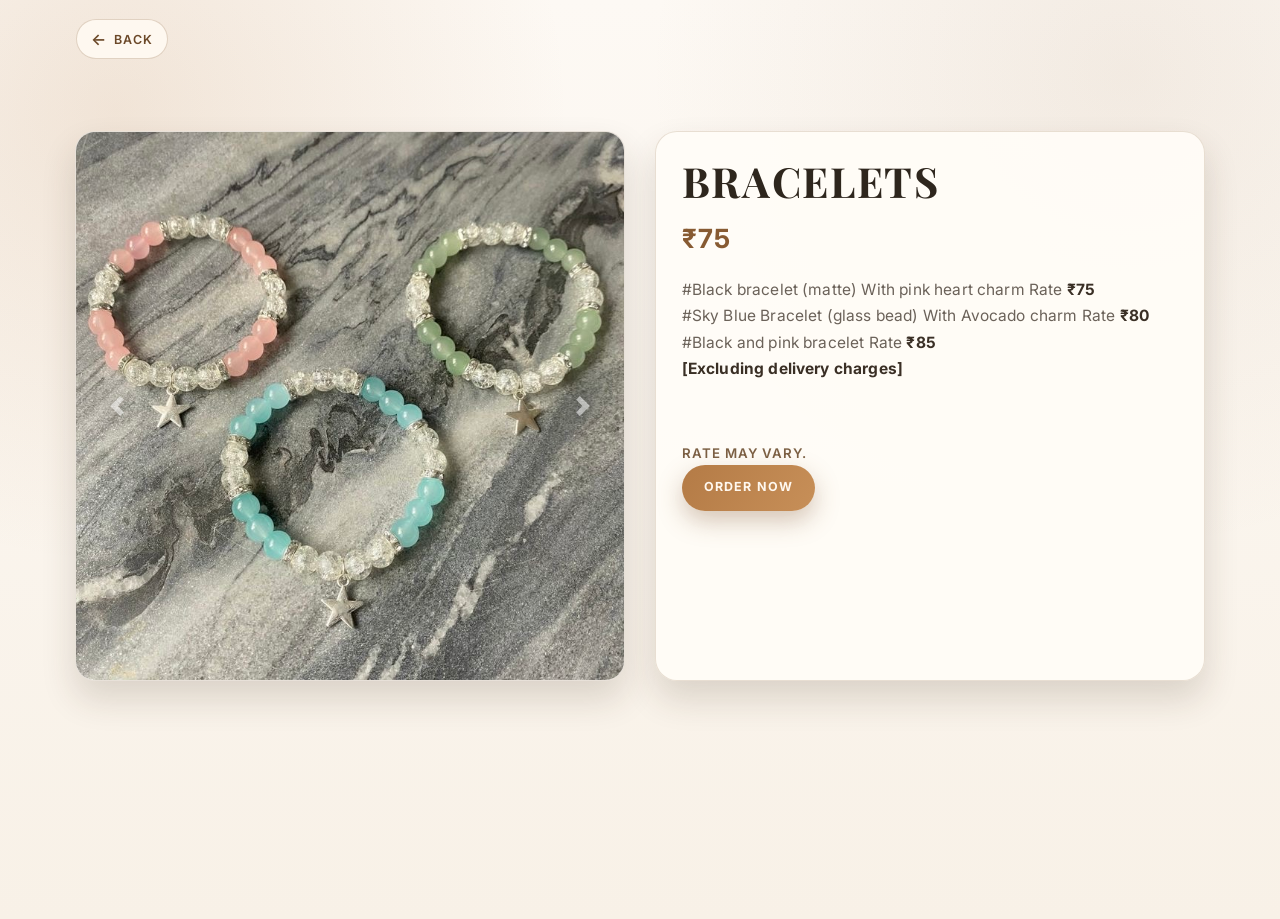
<file: html/bracelets.html>
<!DOCTYPE html>
<html lang="en">

<head>
    <meta name="description">
    <meta charset="UTF-8">
    <meta name="viewport" content="width=device-width, initial-scale=1.0">
    <title>Product Details</title>
    <link href="https://stackpath.bootstrapcdn.com/bootstrap/4.5.2/css/bootstrap.min.css" rel="stylesheet">
    <link rel="stylesheet" href="../css/bracelets.css">

    <!-- Fvicon Link -->
    <link rel="icon" href="../images/favicon.png" type="image/png">
</head>

<body>
    <div class="product-top-nav">
        <a href="../index.html" class="back-btn" onclick="if (window.history.length > 1) { window.history.back(); return false; }">
            <span class="back-btn-icon" aria-hidden="true">&#8592;</span>
            <span>Back</span>
        </a>
    </div>


    <div class="container mt-5 product-layout-container">
        <div class="row product-layout-row">
            <div class="col-12 col-lg-6">
                <div id="productCarousel" class="carousel slide" data-ride="carousel">
                    <div class="carousel-inner">
                        <div class="carousel-item active">
                            <img src="../images/bracelet1.jpg" class="d-block w-100" alt="Product Image 1">
                        </div>
                        <div class="carousel-item">
                            <img src="../images/bracelet2.jpg" class="d-block w-100" alt="Product Image 2">
                        </div>
                        <div class="carousel-item">
                            <img src="../images/bracelet3.jpg" class="d-block w-100" alt="Product Image 3">
                        </div>
                    </div>
                    <a class="carousel-control-prev" href="#productCarousel" role="button" data-slide="prev">
                        <span class="carousel-control-prev-icon" aria-hidden="true"></span>
                        <span class="sr-only">Previous</span>
                    </a>
                    <a class="carousel-control-next" href="#productCarousel" role="button" data-slide="next">
                        <span class="carousel-control-next-icon" aria-hidden="true"></span>
                        <span class="sr-only">Next</span>
                    </a>
                </div>
            </div>
            <div class="col-12 col-lg-6">
                <div class="product-details">
                    <h1 class="product-title">Bracelets</h1>
                    <p class="product-price">₹75</p>
                    <p class="product-description">
                        #Black bracelet (matte) With pink heart charm Rate <span class="bold">₹75</span><br>
                                            #Sky Blue Bracelet (glass bead) With Avocado charm Rate <span class="bold">₹80</span><br>
                                            #Black and pink bracelet Rate <span class="bold">₹85</span><br>
                                            <span class="bold">[Excluding delivery charges]</span>
                    </p>
                    <hr>
                    <p class="warning">Rate may vary.</p>
                    <a href="https://wa.me/919447966668?text=Hey,I would like to order a Bracelet." class="btn btn-primary order-now-btn">Order Now</a>
                </div>
            </div>
        </div>
    </div>

    <script src="https://code.jquery.com/jquery-3.5.1.slim.min.js"></script>
    <script src="https://cdn.jsdelivr.net/npm/@popperjs/core@2.5.2/dist/umd/popper.min.js"></script>
    <script src="https://stackpath.bootstrapcdn.com/bootstrap/4.5.2/js/bootstrap.min.js"></script>
</body>

</html>
</file>
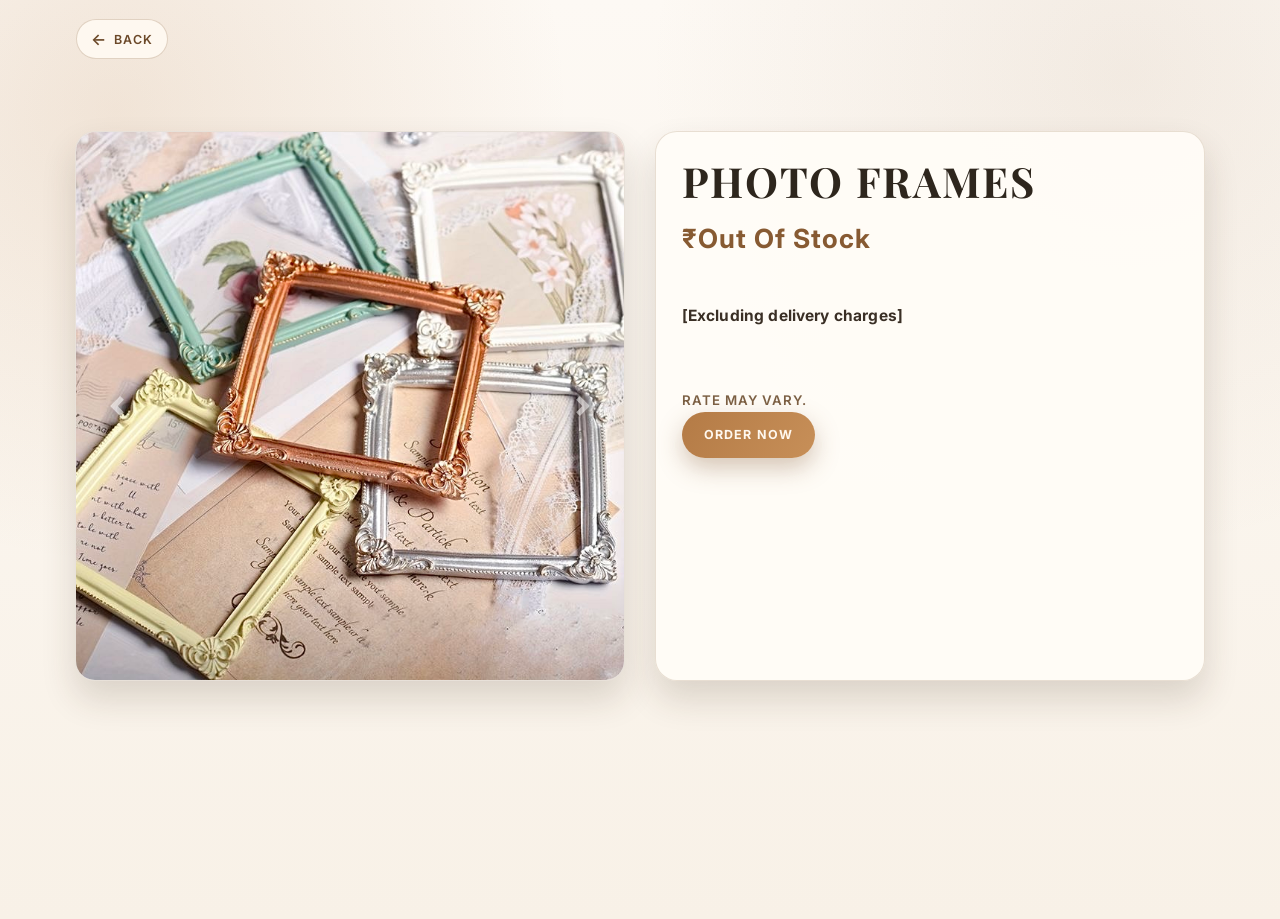
<file: html/frames.html>
<!DOCTYPE html>
<html lang="en">

<head>
    <meta charset="UTF-8">
    <meta name="viewport" content="width=device-width, initial-scale=1.0">
    <title>Product Details</title>
    <link href="https://stackpath.bootstrapcdn.com/bootstrap/4.5.2/css/bootstrap.min.css" rel="stylesheet">
    <link rel="stylesheet" href="../css/scrunchies.css">

    <!-- Fvicon Link -->
    <link rel="icon" href="../images/favicon.png" type="image/png">
</head>

<body>
    <div class="product-top-nav">
        <a href="../index.html" class="back-btn" onclick="if (window.history.length > 1) { window.history.back(); return false; }">
            <span class="back-btn-icon" aria-hidden="true">&#8592;</span>
            <span>Back</span>
        </a>
    </div>


    <div class="container mt-5 product-layout-container">
        <div class="row product-layout-row">
            <div class="col-12 col-lg-6">
                <div id="productCarousel" class="carousel slide" data-ride="carousel">
                    <div class="carousel-inner">
                        <div class="carousel-item active">
                            <img src="../images/frames1.jpg" class="d-block w-100" alt="Product Image 1">
                        </div>
                        <div class="carousel-item">
                            <img src="../images/frames2.jpg" class="d-block w-100" alt="Product Image 2">
                        </div>
                        <div class="carousel-item">
                            <img src="../images/frames3.jpg" class="d-block w-100" alt="Product Image 3">
                        </div>
                    </div>
                    <a class="carousel-control-prev" href="#productCarousel" role="button" data-slide="prev">
                        <span class="carousel-control-prev-icon" aria-hidden="true"></span>
                        <span class="sr-only">Previous</span>
                    </a>
                    <a class="carousel-control-next" href="#productCarousel" role="button" data-slide="next">
                        <span class="carousel-control-next-icon" aria-hidden="true"></span>
                        <span class="sr-only">Next</span>
                    </a>
                </div>
            </div>
            <div class="col-12 col-lg-6">
                <div class="product-details">
                    <h1 class="product-title">Photo Frames</h1>
                    <p class="product-price">₹Out Of Stock</p>
                    <p class="product-description">
                        
                       <br>
                        <span class="bold">[Excluding delivery charges]</span>
                    </p>
                    <hr>
                    <p class="warning">Rate may vary.</p>
                    <a href="https://wa.me/919447966668?text=Hey,I would like to order Photo Frames." class="btn btn-primary order-now-btn">Order Now</a>
                </div>
            </div>
        </div>
    </div>

    <script src="https://code.jquery.com/jquery-3.5.1.slim.min.js"></script>
    <script src="https://cdn.jsdelivr.net/npm/@popperjs/core@2.5.2/dist/umd/popper.min.js"></script>
    <script src="https://stackpath.bootstrapcdn.com/bootstrap/4.5.2/js/bootstrap.min.js"></script>
</body>

</html>
</file>
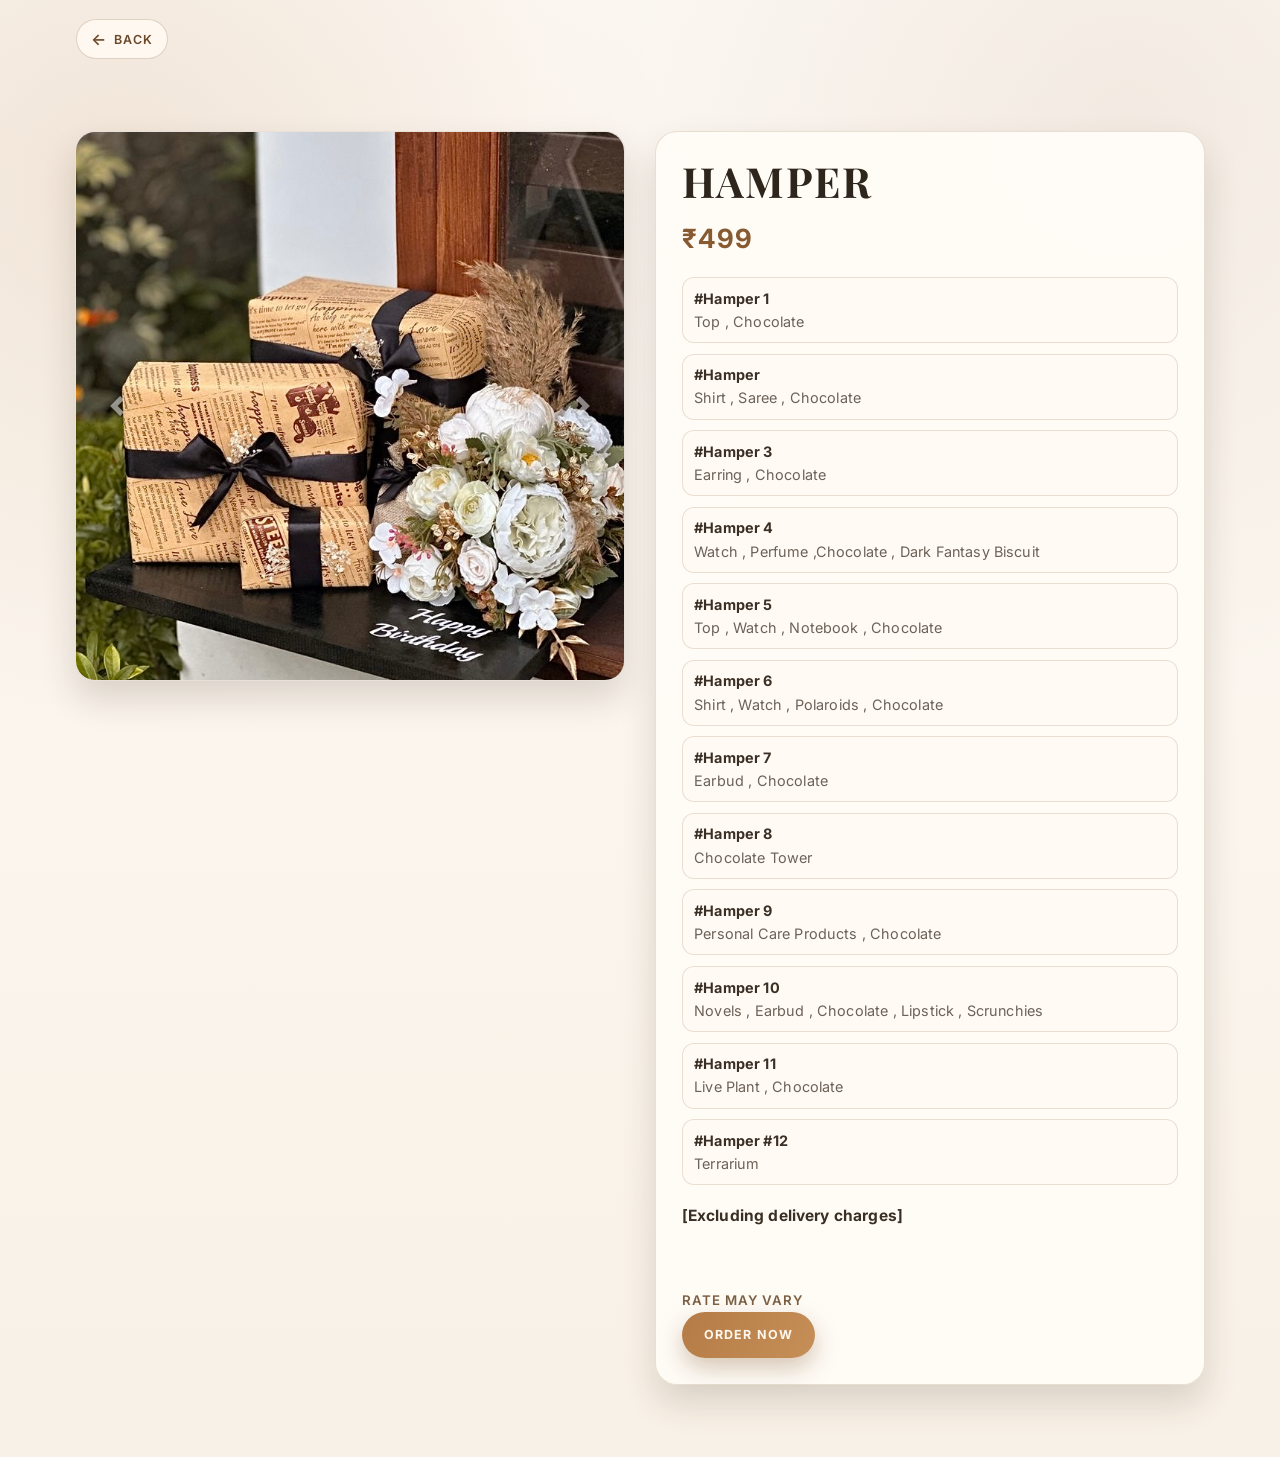
<file: html/hamper.html>
<!DOCTYPE html>
<html lang="en">

<head>
    <meta name="description">
    <meta charset="UTF-8">
    <meta name="viewport" content="width=device-width, initial-scale=1.0">
    <title>Product Details</title>
    <link href="https://stackpath.bootstrapcdn.com/bootstrap/4.5.2/css/bootstrap.min.css" rel="stylesheet">
    <link rel="stylesheet" href="../css/hamper.css">

    <!-- Fvicon Link -->
    <link rel="icon" href="../images/favicon.png" type="image/png">
</head>

<body>
    <div class="product-top-nav">
        <a href="../index.html" class="back-btn" onclick="if (window.history.length > 1) { window.history.back(); return false; }">
            <span class="back-btn-icon" aria-hidden="true">&#8592;</span>
            <span>Back</span>
        </a>
    </div>


    <div class="container mt-5 product-layout-container">
        <div class="row product-layout-row">
            <div class="col-12 col-lg-6">
                <div id="productCarousel" class="carousel slide" data-ride="carousel">
                    <div class="carousel-inner">
                        <div class="carousel-item active">
                            <img src="../images/hamper1.jpg" class="d-block w-100" alt="Product Image 1">
                        </div>
                        <div class="carousel-item">
                            <img src="../images/hamper2.jpg" class="d-block w-100" alt="Product Image 2">
                        </div>
                        <div class="carousel-item">
                            <img src="../images/hamper3.jpg" class="d-block w-100" alt="Product Image 3">
                        </div>
                    </div>
                    <a class="carousel-control-prev" href="#productCarousel" role="button" data-slide="prev">
                        <span class="carousel-control-prev-icon" aria-hidden="true"></span>
                        <span class="sr-only">Previous</span>
                    </a>
                    <a class="carousel-control-next" href="#productCarousel" role="button" data-slide="next">
                        <span class="carousel-control-next-icon" aria-hidden="true"></span>
                        <span class="sr-only">Next</span>
                    </a>
                </div>
            </div>
            <div class="col-12 col-lg-6">
                <div class="product-details">
                    <h1 class="product-title">Hamper</h1>
                    <p class="product-price">₹499</p>
                    <ul class="product-description-list">
                        <li><span class="bold">#Hamper 1</span><span>Top , Chocolate</span></li>
                        <li><span class="bold">#Hamper</span><span>Shirt , Saree , Chocolate</span></li>
                        <li><span class="bold">#Hamper 3</span><span>Earring , Chocolate</span></li>
                        <li><span class="bold">#Hamper 4</span><span>Watch , Perfume ,Chocolate , Dark Fantasy Biscuit</span></li>
                        <li><span class="bold">#Hamper 5</span><span>Top , Watch , Notebook , Chocolate</span></li>
                        <li><span class="bold">#Hamper 6</span><span>Shirt , Watch , Polaroids , Chocolate</span></li>
                        <li><span class="bold">#Hamper 7</span><span>Earbud , Chocolate</span></li>
                        <li><span class="bold">#Hamper 8</span><span>Chocolate Tower</span></li>
                        <li><span class="bold">#Hamper 9</span><span>Personal Care Products , Chocolate</span></li>
                        <li><span class="bold">#Hamper 10</span><span>Novels , Earbud , Chocolate , Lipstick , Scrunchies</span></li>
                        <li><span class="bold">#Hamper 11</span><span>Live Plant , Chocolate</span></li>
                        <li><span class="bold">#Hamper #12</span><span>Terrarium</span></li>
                    </ul>
                    <p class="product-description">
                        <span class="bold">[Excluding delivery charges]</span>
                    </p>
                    <hr>
                    <p class="warning">Rate may vary</p>
                    <a href="https://wa.me/919447966668?text=Hey,I would like to order a Hamper." class="btn btn-primary order-now-btn">Order Now</a>
                </div>
            </div>
        </div>
    </div>

    <script src="https://code.jquery.com/jquery-3.5.1.slim.min.js"></script>
    <script src="https://cdn.jsdelivr.net/npm/@popperjs/core@2.5.2/dist/umd/popper.min.js"></script>
    <script src="https://stackpath.bootstrapcdn.com/bootstrap/4.5.2/js/bootstrap.min.js"></script>
</body>

</html>
</file>
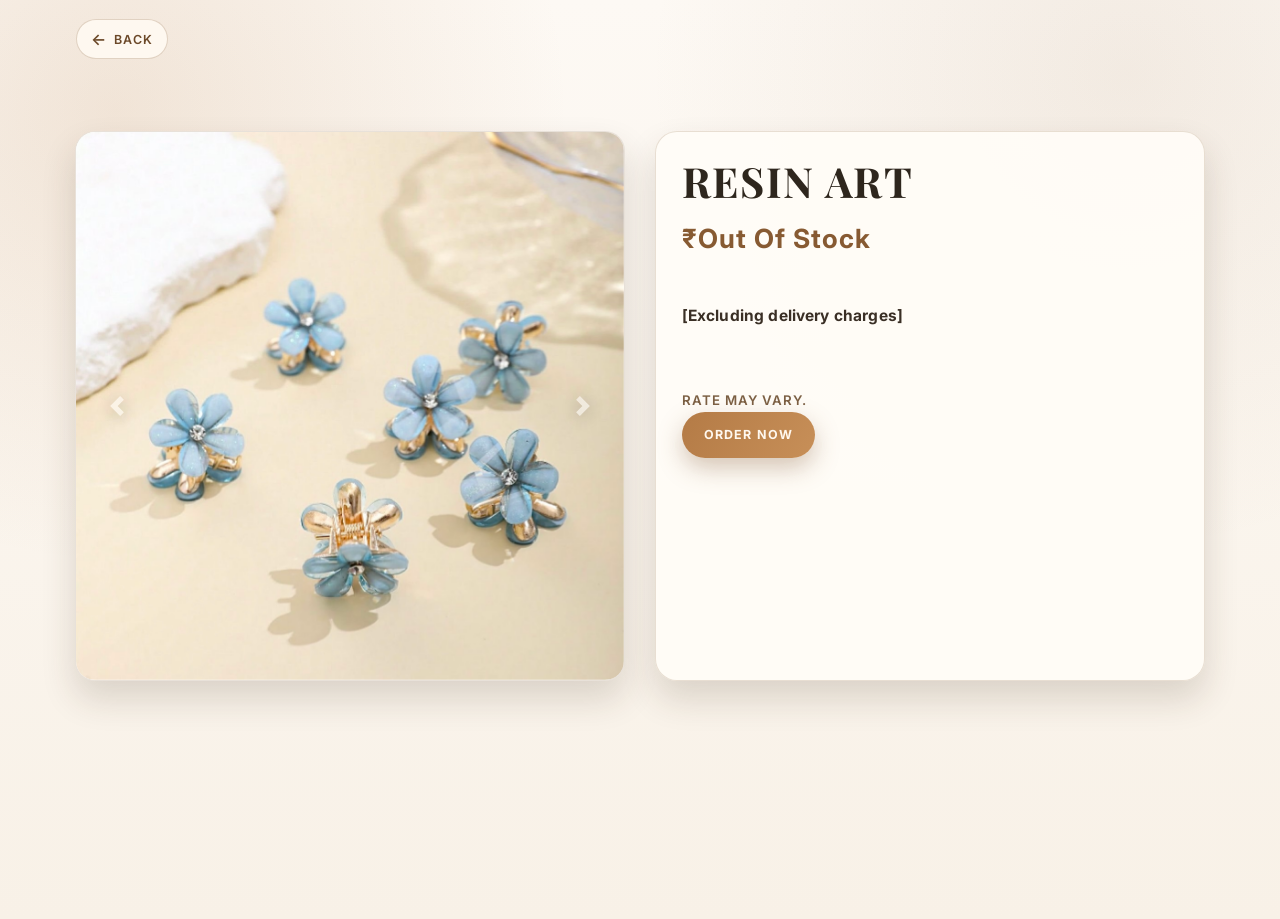
<file: html/other.html>
<!DOCTYPE html>
<html lang="en">

<head>
    <meta charset="UTF-8">
    <meta name="viewport" content="width=device-width, initial-scale=1.0">
    <title>Product Details</title>
    <link href="https://stackpath.bootstrapcdn.com/bootstrap/4.5.2/css/bootstrap.min.css" rel="stylesheet">
    <link rel="stylesheet" href="../css/scrunchies.css">

    <!-- Fvicon Link -->
    <link rel="icon" href="../images/favicon.png" type="image/png">
</head>

<body>
    <div class="product-top-nav">
        <a href="../index.html" class="back-btn" onclick="if (window.history.length > 1) { window.history.back(); return false; }">
            <span class="back-btn-icon" aria-hidden="true">&#8592;</span>
            <span>Back</span>
        </a>
    </div>


    <div class="container mt-5 product-layout-container">
        <div class="row product-layout-row">
            <div class="col-12 col-lg-6">
                <div id="productCarousel" class="carousel slide" data-ride="carousel">
                    <div class="carousel-inner">
                        <div class="carousel-item active">
                            <img src="../images/other1.jpg" class="d-block w-100" alt="Product Image 1">
                        </div>
                        <div class="carousel-item">
                            <img src="../images/other2.jpg" class="d-block w-100" alt="Product Image 2">
                        </div>
                        <div class="carousel-item">
                            <img src="../images/other3.jpg" class="d-block w-100" alt="Product Image 3">
                        </div>
                    </div>
                    <a class="carousel-control-prev" href="#productCarousel" role="button" data-slide="prev">
                        <span class="carousel-control-prev-icon" aria-hidden="true"></span>
                        <span class="sr-only">Previous</span>
                    </a>
                    <a class="carousel-control-next" href="#productCarousel" role="button" data-slide="next">
                        <span class="carousel-control-next-icon" aria-hidden="true"></span>
                        <span class="sr-only">Next</span>
                    </a>
                </div>
            </div>
            <div class="col-12 col-lg-6">
                <div class="product-details">
                    <h1 class="product-title">Resin Art</h1>
                    <p class="product-price">₹Out Of Stock</p>
                    <p class="product-description">
                        
                       <br>
                        <span class="bold">[Excluding delivery charges]</span>
                    </p>
                    <hr>
                    <p class="warning">Rate may vary.</p>
                    <a href="https://wa.me/919447966668?text=Hey,I would like to order Other Accessories." class="btn btn-primary order-now-btn">Order Now</a>
                </div>
            </div>
        </div>
    </div>

    <script src="https://code.jquery.com/jquery-3.5.1.slim.min.js"></script>
    <script src="https://cdn.jsdelivr.net/npm/@popperjs/core@2.5.2/dist/umd/popper.min.js"></script>
    <script src="https://stackpath.bootstrapcdn.com/bootstrap/4.5.2/js/bootstrap.min.js"></script>
</body>

</html>
</file>
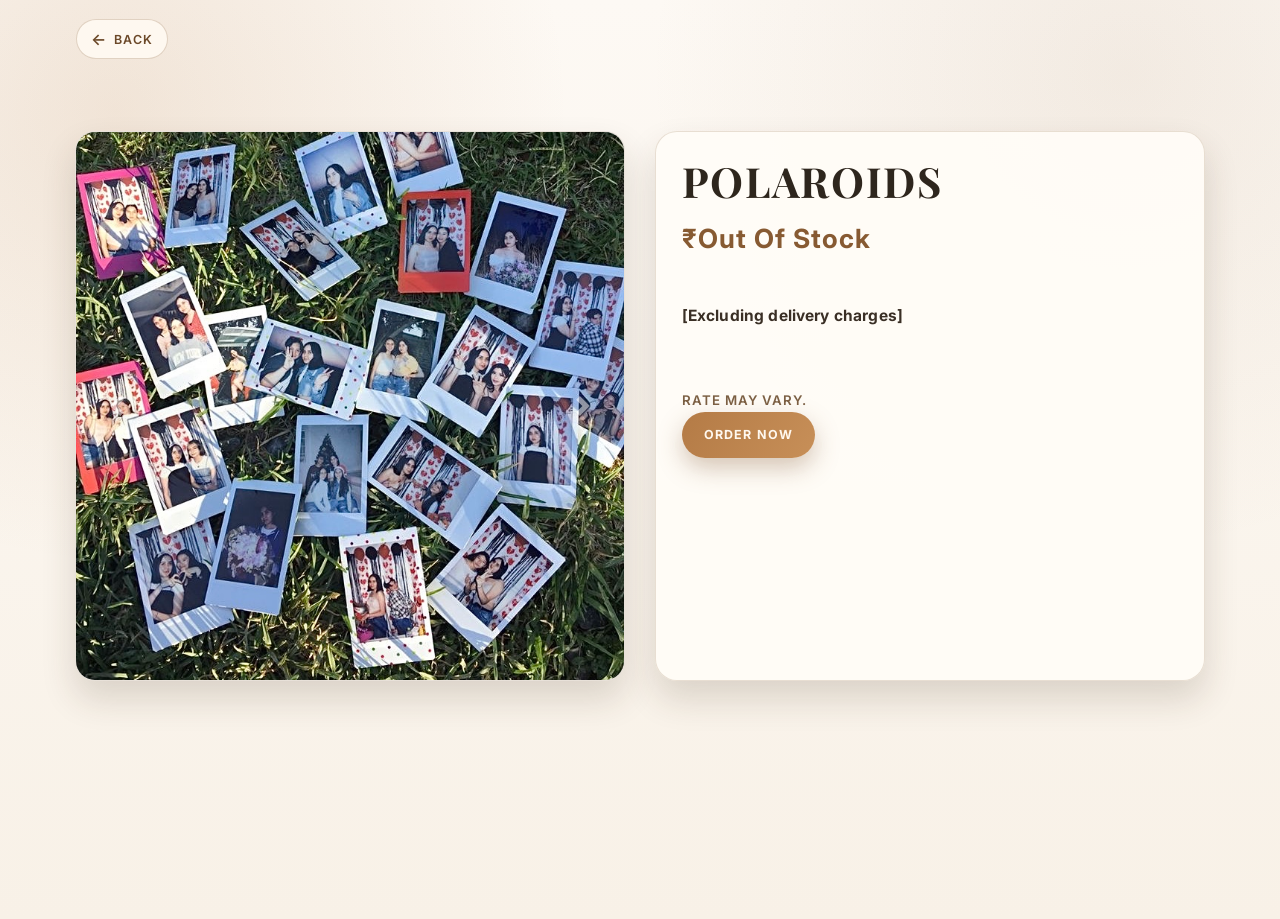
<file: html/polaroids.html>
<!DOCTYPE html>
<html lang="en">

<head>
    <meta charset="UTF-8">
    <meta name="viewport" content="width=device-width, initial-scale=1.0">
    <title>Product Details</title>
    <link href="https://stackpath.bootstrapcdn.com/bootstrap/4.5.2/css/bootstrap.min.css" rel="stylesheet">
    <link rel="stylesheet" href="../css/scrunchies.css">

    <!-- Fvicon Link -->
    <link rel="icon" href="../images/favicon.png" type="image/png">
</head>

<body>
    <div class="product-top-nav">
        <a href="../index.html" class="back-btn" onclick="if (window.history.length > 1) { window.history.back(); return false; }">
            <span class="back-btn-icon" aria-hidden="true">&#8592;</span>
            <span>Back</span>
        </a>
    </div>


    <div class="container mt-5 product-layout-container">
        <div class="row product-layout-row">
            <div class="col-12 col-lg-6">
                <div id="productCarousel" class="carousel slide" data-ride="carousel">
                    <div class="carousel-inner">
                        <div class="carousel-item active">
                            <img src="../images/Polaroids1.jpg" class="d-block w-100" alt="Product Image 1">
                        </div>
                        <div class="carousel-item">
                            <img src="../images/Polaroids2.jpg" class="d-block w-100" alt="Product Image 2">
                        </div>
                        <div class="carousel-item">
                            <img src="../images/Polaroids3.jpg" class="d-block w-100" alt="Product Image 3">
                        </div>
                    </div>
                    <a class="carousel-control-prev" href="#productCarousel" role="button" data-slide="prev">
                        <span class="carousel-control-prev-icon" aria-hidden="true"></span>
                        <span class="sr-only">Previous</span>
                    </a>
                    <a class="carousel-control-next" href="#productCarousel" role="button" data-slide="next">
                        <span class="carousel-control-next-icon" aria-hidden="true"></span>
                        <span class="sr-only">Next</span>
                    </a>
                </div>
            </div>
            <div class="col-12 col-lg-6">
                <div class="product-details">
                    <h1 class="product-title">Polaroids</h1>
                    <p class="product-price">₹Out Of Stock</p>
                    <p class="product-description">
                        
                       <br>
                        <span class="bold">[Excluding delivery charges]</span>
                    </p>
                    <hr>
                    <p class="warning">Rate may vary.</p>
                    <a href="https://wa.me/919447966668?text=Hey,I would like to order Polaroids." class="btn btn-primary order-now-btn">Order Now</a>
                </div>
            </div>
        </div>
    </div>

    <script src="https://code.jquery.com/jquery-3.5.1.slim.min.js"></script>
    <script src="https://cdn.jsdelivr.net/npm/@popperjs/core@2.5.2/dist/umd/popper.min.js"></script>
    <script src="https://stackpath.bootstrapcdn.com/bootstrap/4.5.2/js/bootstrap.min.js"></script>
</body>

</html>
</file>
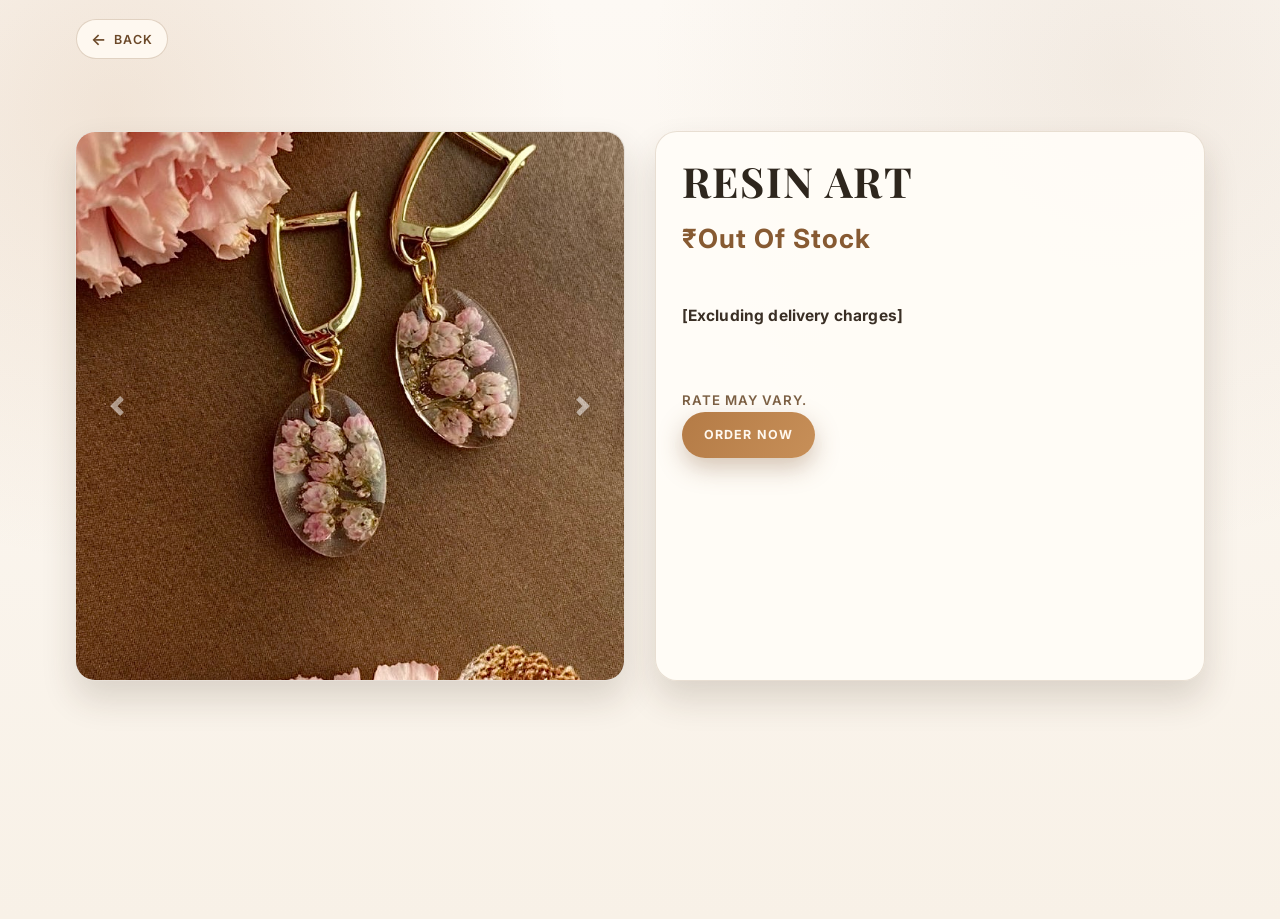
<file: html/resin.html>
<!DOCTYPE html>
<html lang="en">

<head>
    <meta charset="UTF-8">
    <meta name="viewport" content="width=device-width, initial-scale=1.0">
    <title>Product Details</title>
    <link href="https://stackpath.bootstrapcdn.com/bootstrap/4.5.2/css/bootstrap.min.css" rel="stylesheet">
    <link rel="stylesheet" href="../css/scrunchies.css">

    <!-- Fvicon Link -->
    <link rel="icon" href="../images/favicon.png" type="image/png">
</head>

<body>
    <div class="product-top-nav">
        <a href="../index.html" class="back-btn" onclick="if (window.history.length > 1) { window.history.back(); return false; }">
            <span class="back-btn-icon" aria-hidden="true">&#8592;</span>
            <span>Back</span>
        </a>
    </div>


    <div class="container mt-5 product-layout-container">
        <div class="row product-layout-row">
            <div class="col-12 col-lg-6">
                <div id="productCarousel" class="carousel slide" data-ride="carousel">
                    <div class="carousel-inner">
                        <div class="carousel-item active">
                            <img src="../images/resin1.jpg" class="d-block w-100" alt="Product Image 1">
                        </div>
                        <div class="carousel-item">
                            <img src="../images/resin2.jpg" class="d-block w-100" alt="Product Image 2">
                        </div>
                        <div class="carousel-item">
                            <img src="../images/resin3.jpg" class="d-block w-100" alt="Product Image 3">
                        </div>
                    </div>
                    <a class="carousel-control-prev" href="#productCarousel" role="button" data-slide="prev">
                        <span class="carousel-control-prev-icon" aria-hidden="true"></span>
                        <span class="sr-only">Previous</span>
                    </a>
                    <a class="carousel-control-next" href="#productCarousel" role="button" data-slide="next">
                        <span class="carousel-control-next-icon" aria-hidden="true"></span>
                        <span class="sr-only">Next</span>
                    </a>
                </div>
            </div>
            <div class="col-12 col-lg-6">
                <div class="product-details">
                    <h1 class="product-title">Resin Art</h1>
                    <p class="product-price">₹Out Of Stock</p>
                    <p class="product-description">
                        
                       <br>
                        <span class="bold">[Excluding delivery charges]</span>
                    </p>
                    <hr>
                    <p class="warning">Rate may vary.</p>
                    <a href="https://wa.me/919447966668?text=Hey,I would like to order Resin Art." class="btn btn-primary order-now-btn">Order Now</a>
                </div>
            </div>
        </div>
    </div>

    <script src="https://code.jquery.com/jquery-3.5.1.slim.min.js"></script>
    <script src="https://cdn.jsdelivr.net/npm/@popperjs/core@2.5.2/dist/umd/popper.min.js"></script>
    <script src="https://stackpath.bootstrapcdn.com/bootstrap/4.5.2/js/bootstrap.min.js"></script>
</body>

</html>
</file>
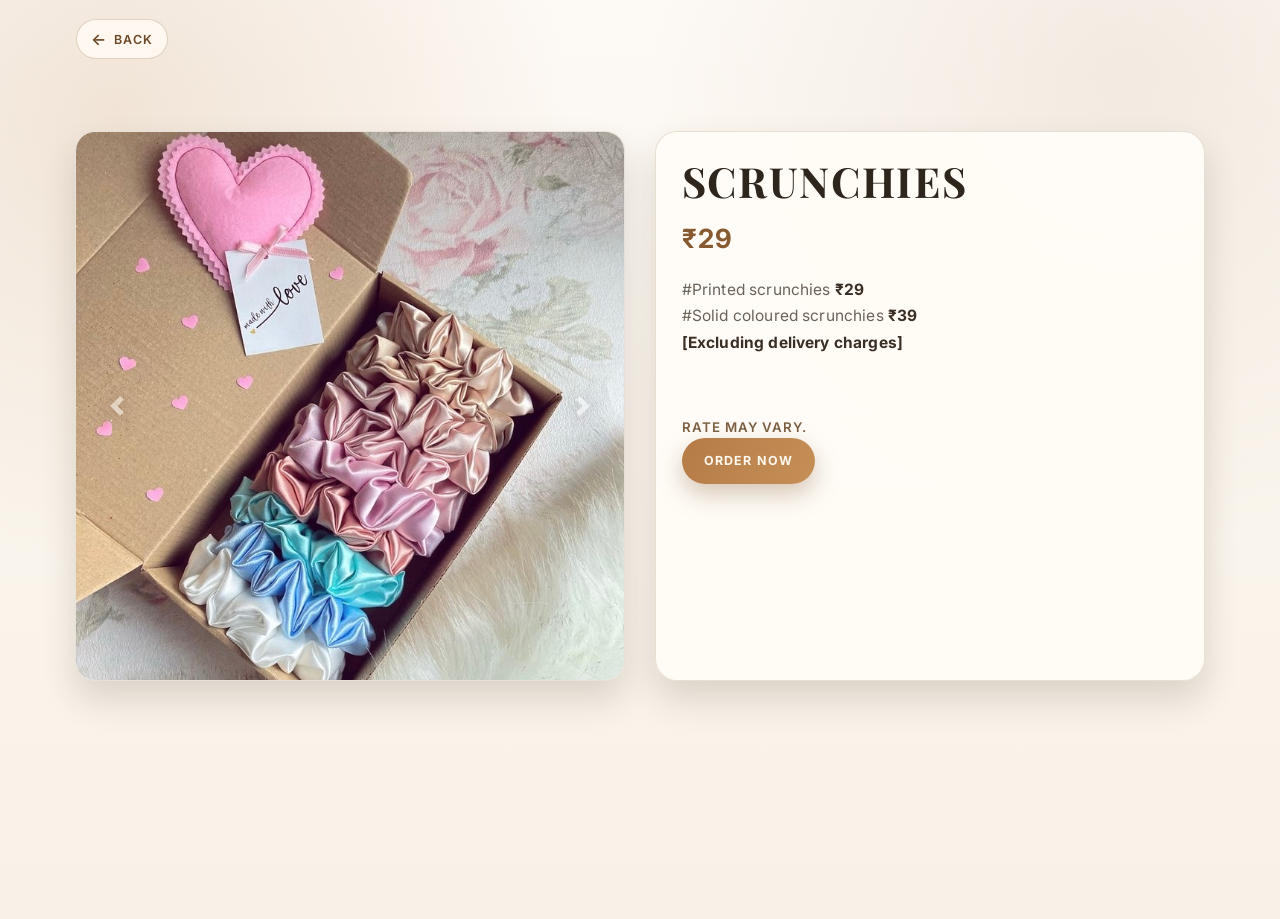
<file: html/scrunchies.html>
<!DOCTYPE html>
<html lang="en">

<head>
    <meta name="description">
    <meta charset="UTF-8">
    <meta name="viewport" content="width=device-width, initial-scale=1.0">
    <title>Product Details</title>
    <link href="https://stackpath.bootstrapcdn.com/bootstrap/4.5.2/css/bootstrap.min.css" rel="stylesheet">
    <link rel="stylesheet" href="../css/scrunchies.css">

    <!-- Fvicon Link -->
    <link rel="icon" href="../images/favicon.png" type="image/png">
</head>

<body>
    <div class="product-top-nav">
        <a href="../index.html" class="back-btn" onclick="if (window.history.length > 1) { window.history.back(); return false; }">
            <span class="back-btn-icon" aria-hidden="true">&#8592;</span>
            <span>Back</span>
        </a>
    </div>


    <div class="container mt-5 product-layout-container">
        <div class="row product-layout-row">
            <div class="col-12 col-lg-6">
                <div id="productCarousel" class="carousel slide" data-ride="carousel">
                    <div class="carousel-inner">
                        <div class="carousel-item active">
                            <img src="../images/scrunchies1.jpg" class="d-block w-100" alt="Product Image 1">
                        </div>
                        <div class="carousel-item">
                            <img src="../images/scrunchies2.jpg" class="d-block w-100" alt="Product Image 2">
                        </div>
                        <div class="carousel-item">
                            <img src="../images/scrunchies3.jpg" class="d-block w-100" alt="Product Image 3">
                        </div>
                    </div>
                    <a class="carousel-control-prev" href="#productCarousel" role="button" data-slide="prev">
                        <span class="carousel-control-prev-icon" aria-hidden="true"></span>
                        <span class="sr-only">Previous</span>
                    </a>
                    <a class="carousel-control-next" href="#productCarousel" role="button" data-slide="next">
                        <span class="carousel-control-next-icon" aria-hidden="true"></span>
                        <span class="sr-only">Next</span>
                    </a>
                </div>
            </div>
            <div class="col-12 col-lg-6">
                <div class="product-details">
                    <h1 class="product-title">Scrunchies</h1>
                    <p class="product-price">₹29</p>
                    <p class="product-description">
                        
                        #Printed scrunchies <span class="bold">₹29</span><br>
                        #Solid coloured scrunchies <span class="bold">₹39</span><br>
                        <span class="bold">[Excluding delivery charges]</span>
                    </p>
                    <hr>
                    <p class="warning">Rate may vary.</p>
                    <a href="https://wa.me/919447966668?text=Hey,I would like to order Scrunchies." class="btn btn-primary order-now-btn">Order Now</a>
                </div>
            </div>
        </div>
    </div>

    <script src="https://code.jquery.com/jquery-3.5.1.slim.min.js"></script>
    <script src="https://cdn.jsdelivr.net/npm/@popperjs/core@2.5.2/dist/umd/popper.min.js"></script>
    <script src="https://stackpath.bootstrapcdn.com/bootstrap/4.5.2/js/bootstrap.min.js"></script>
</body>

</html>
</file>
<file: css/bracelets.css>
@import url('https://fonts.googleapis.com/css2?family=Inter:wght@400;500;600;700&family=Playfair+Display:wght@600;700;800&display=swap');

:root {
    --detail-bg: #f8f1e7;
    --detail-surface: rgba(255, 252, 247, 0.95);
    --detail-text: #2f2a25;
    --detail-soft: #6b6259;
    --detail-accent: #b47b46;
    --detail-accent-dark: #875a32;
    --detail-line: rgba(140, 104, 68, 0.2);
    --detail-shadow: 0 18px 34px rgba(65, 45, 27, 0.16);
}

body {
    font-family: 'Inter', sans-serif;
    color: var(--detail-text);
    background:
        radial-gradient(circle at 9% 12%, rgba(180, 123, 70, 0.16), transparent 32%),
        radial-gradient(circle at 88% 8%, rgba(152, 112, 74, 0.1), transparent 34%),
        linear-gradient(180deg, #fdf9f4 0%, var(--detail-bg) 100%);
    line-height: 1.7;
    letter-spacing: 0.01em;
    min-height: 100vh;
}

.product-top-nav {
    max-width: 1160px;
    margin: 1.2rem auto 0;
    padding: 0 1rem;
}

.back-btn {
    display: inline-flex;
    align-items: center;
    gap: 0.42rem;
    padding: 0.52rem 0.9rem;
    border-radius: 999px;
    border: 1px solid rgba(149, 110, 74, 0.28);
    background: rgba(255, 250, 242, 0.9);
    color: #6b4828;
    text-decoration: none;
    font-size: 0.78rem;
    font-weight: 600;
    letter-spacing: 0.07em;
    text-transform: uppercase;
    transition: transform 0.2s ease, box-shadow 0.2s ease, background-color 0.2s ease;
}

.back-btn:hover,
.back-btn:focus-visible {
    text-decoration: none;
    color: #5a3b20;
    background: #fff;
    transform: translateY(-2px);
    box-shadow: 0 10px 18px rgba(97, 66, 39, 0.18);
}

.back-btn-icon {
    font-size: 1rem;
    line-height: 1;
}

.container {
    margin-top: clamp(2.4rem, 6vw, 4.5rem) !important;
    margin-bottom: clamp(2.4rem, 6vw, 4.5rem);
}

.product-layout-container {
    max-width: 1160px;
}

.row {
    align-items: stretch;
}

.product-layout-row {
    row-gap: 1.25rem;
}

.carousel {
    border-radius: 20px;
    overflow: hidden;
    border: 1px solid var(--detail-line);
    box-shadow: var(--detail-shadow);
    background-color: #ffffff;
    animation: detailFadeUp 0.7s ease both;
}

.carousel-item img {
    width: 100%;
    aspect-ratio: 1 / 1;
    object-fit: cover;
}

.carousel-control-prev-icon,
.carousel-control-next-icon {
    filter: drop-shadow(0 2px 8px rgba(0, 0, 0, 0.5));
}

.product-details {
    height: 100%;
    display: flex;
    flex-direction: column;
    border: 1px solid var(--detail-line);
    border-radius: 22px;
    padding: clamp(1.3rem, 2vw, 1.9rem);
    background: var(--detail-surface);
    box-shadow: var(--detail-shadow);
    animation: detailFadeUp 0.7s ease 0.12s both;
}

.product-title {
    font-family: 'Playfair Display', serif;
    font-size: clamp(2rem, 4vw, 2.6rem);
    font-weight: 700;
    line-height: 1.1;
    letter-spacing: 0.04em;
    text-transform: uppercase;
    margin-bottom: 0.8rem;
    color: #2e261d;
}

.product-price {
    font-size: clamp(1.3rem, 2.6vw, 1.65rem);
    color: var(--detail-accent-dark);
    margin-bottom: 1rem;
    font-weight: 700;
    letter-spacing: 0.04em;
}

.product-description {
    font-size: 0.97rem;
    color: var(--detail-soft);
    margin-bottom: 1.35rem;
}

.product-description a {
    color: var(--detail-accent-dark);
    font-weight: 600;
    text-decoration: none;
    border-bottom: 1px solid rgba(135, 90, 50, 0.35);
}

.product-description a:hover,
.product-description a:focus-visible {
    color: #6d4728;
    border-bottom-color: rgba(109, 71, 40, 0.58);
}

.product-description-list {
    list-style: none;
    margin: 0 0 1.15rem;
    padding: 0;
    display: grid;
    gap: 0.66rem;
}

.product-description-list li {
    border: 1px solid rgba(148, 111, 74, 0.2);
    border-radius: 12px;
    background: rgba(255, 250, 243, 0.7);
    padding: 0.6rem 0.72rem;
    display: grid;
    gap: 0.1rem;
}

.product-description-list li span {
    color: var(--detail-soft);
    font-size: 0.9rem;
    line-height: 1.5;
}

.product-description-list li .bold {
    margin-right: 0.25rem;
    color: #3a2f25;
}

.bold {
    color: #3a2f25;
    font-weight: 700;
}

.warning {
    margin: 0.3rem 0 0;
    color: #7c6044;
    font-size: 0.83rem;
    font-family: 'Inter', sans-serif;
    font-weight: 600;
    letter-spacing: 0.08em;
    text-transform: uppercase;
    height: auto;
}

.order-now-btn {
    align-self: flex-start;
    border: 0;
    border-radius: 999px;
    font-size: 0.78rem;
    font-weight: 700;
    letter-spacing: 0.09em;
    text-transform: uppercase;
    padding: 0.86rem 1.4rem;
    background: linear-gradient(120deg, var(--detail-accent), #c78f58);
    color: #fff8ef;
    box-shadow: 0 10px 24px rgba(132, 90, 52, 0.34);
    transition: transform 0.24s ease, box-shadow 0.24s ease, background-color 0.24s ease;
}

.order-now-btn:hover,
.order-now-btn:focus-visible {
    background: linear-gradient(120deg, #a86f3f, #ba814f);
    color: #fffaf3;
    transform: translateY(-2px);
    box-shadow: 0 14px 28px rgba(132, 90, 52, 0.42);
}

hr {
    border-top: 1px solid rgba(140, 104, 68, 0.2);
}

@keyframes detailFadeUp {
    from {
        opacity: 0;
        transform: translateY(16px);
    }

    to {
        opacity: 1;
        transform: translateY(0);
    }
}

@media (max-width: 991.98px) {
    .product-details {
        margin-top: 1.35rem;
    }
}

@media (max-width: 575.98px) {
    .product-top-nav {
        margin-top: 0.95rem;
    }

    .container {
        margin-top: 1rem !important;
    }

    .product-details {
        border-radius: 18px;
    }

    .order-now-btn {
        width: 100%;
    }
}
</file>
<file: css/scrunchies.css>
@import url('https://fonts.googleapis.com/css2?family=Inter:wght@400;500;600;700&family=Playfair+Display:wght@600;700;800&display=swap');

:root {
    --detail-bg: #f8f1e7;
    --detail-surface: rgba(255, 252, 247, 0.95);
    --detail-text: #2f2a25;
    --detail-soft: #6b6259;
    --detail-accent: #b47b46;
    --detail-accent-dark: #875a32;
    --detail-line: rgba(140, 104, 68, 0.2);
    --detail-shadow: 0 18px 34px rgba(65, 45, 27, 0.16);
}

body {
    font-family: 'Inter', sans-serif;
    color: var(--detail-text);
    background:
        radial-gradient(circle at 9% 12%, rgba(180, 123, 70, 0.16), transparent 32%),
        radial-gradient(circle at 88% 8%, rgba(152, 112, 74, 0.1), transparent 34%),
        linear-gradient(180deg, #fdf9f4 0%, var(--detail-bg) 100%);
    line-height: 1.7;
    letter-spacing: 0.01em;
    min-height: 100vh;
}

.product-top-nav {
    max-width: 1160px;
    margin: 1.2rem auto 0;
    padding: 0 1rem;
}

.back-btn {
    display: inline-flex;
    align-items: center;
    gap: 0.42rem;
    padding: 0.52rem 0.9rem;
    border-radius: 999px;
    border: 1px solid rgba(149, 110, 74, 0.28);
    background: rgba(255, 250, 242, 0.9);
    color: #6b4828;
    text-decoration: none;
    font-size: 0.78rem;
    font-weight: 600;
    letter-spacing: 0.07em;
    text-transform: uppercase;
    transition: transform 0.2s ease, box-shadow 0.2s ease, background-color 0.2s ease;
}

.back-btn:hover,
.back-btn:focus-visible {
    text-decoration: none;
    color: #5a3b20;
    background: #fff;
    transform: translateY(-2px);
    box-shadow: 0 10px 18px rgba(97, 66, 39, 0.18);
}

.back-btn-icon {
    font-size: 1rem;
    line-height: 1;
}

.container {
    margin-top: clamp(2.4rem, 6vw, 4.5rem) !important;
    margin-bottom: clamp(2.4rem, 6vw, 4.5rem);
}

.product-layout-container {
    max-width: 1160px;
}

.row {
    align-items: stretch;
}

.product-layout-row {
    row-gap: 1.25rem;
}

.carousel {
    border-radius: 20px;
    overflow: hidden;
    border: 1px solid var(--detail-line);
    box-shadow: var(--detail-shadow);
    background-color: #ffffff;
    animation: detailFadeUp 0.7s ease both;
}

.carousel-item img {
    width: 100%;
    aspect-ratio: 1 / 1;
    object-fit: cover;
}

.carousel-control-prev-icon,
.carousel-control-next-icon {
    filter: drop-shadow(0 2px 8px rgba(0, 0, 0, 0.5));
}

.product-details {
    height: 100%;
    display: flex;
    flex-direction: column;
    border: 1px solid var(--detail-line);
    border-radius: 22px;
    padding: clamp(1.3rem, 2vw, 1.9rem);
    background: var(--detail-surface);
    box-shadow: var(--detail-shadow);
    animation: detailFadeUp 0.7s ease 0.12s both;
}

.product-title {
    font-family: 'Playfair Display', serif;
    font-size: clamp(2rem, 4vw, 2.6rem);
    font-weight: 700;
    line-height: 1.1;
    letter-spacing: 0.04em;
    text-transform: uppercase;
    margin-bottom: 0.8rem;
    color: #2e261d;
}

.product-price {
    font-size: clamp(1.3rem, 2.6vw, 1.65rem);
    color: var(--detail-accent-dark);
    margin-bottom: 1rem;
    font-weight: 700;
    letter-spacing: 0.04em;
}

.product-description {
    font-size: 0.97rem;
    color: var(--detail-soft);
    margin-bottom: 1.35rem;
}

.product-description a {
    color: var(--detail-accent-dark);
    font-weight: 600;
    text-decoration: none;
    border-bottom: 1px solid rgba(135, 90, 50, 0.35);
}

.product-description a:hover,
.product-description a:focus-visible {
    color: #6d4728;
    border-bottom-color: rgba(109, 71, 40, 0.58);
}

.product-description-list {
    list-style: none;
    margin: 0 0 1.15rem;
    padding: 0;
    display: grid;
    gap: 0.66rem;
}

.product-description-list li {
    border: 1px solid rgba(148, 111, 74, 0.2);
    border-radius: 12px;
    background: rgba(255, 250, 243, 0.7);
    padding: 0.6rem 0.72rem;
    display: grid;
    gap: 0.1rem;
}

.product-description-list li span {
    color: var(--detail-soft);
    font-size: 0.9rem;
    line-height: 1.5;
}

.product-description-list li .bold {
    margin-right: 0.25rem;
    color: #3a2f25;
}

.bold {
    color: #3a2f25;
    font-weight: 700;
}

.warning {
    margin: 0.3rem 0 0;
    color: #7c6044;
    font-size: 0.83rem;
    font-family: 'Inter', sans-serif;
    font-weight: 600;
    letter-spacing: 0.08em;
    text-transform: uppercase;
    height: auto;
}

.order-now-btn {
    align-self: flex-start;
    border: 0;
    border-radius: 999px;
    font-size: 0.78rem;
    font-weight: 700;
    letter-spacing: 0.09em;
    text-transform: uppercase;
    padding: 0.86rem 1.4rem;
    background: linear-gradient(120deg, var(--detail-accent), #c78f58);
    color: #fff8ef;
    box-shadow: 0 10px 24px rgba(132, 90, 52, 0.34);
    transition: transform 0.24s ease, box-shadow 0.24s ease, background-color 0.24s ease;
}

.order-now-btn:hover,
.order-now-btn:focus-visible {
    background: linear-gradient(120deg, #a86f3f, #ba814f);
    color: #fffaf3;
    transform: translateY(-2px);
    box-shadow: 0 14px 28px rgba(132, 90, 52, 0.42);
}

hr {
    border-top: 1px solid rgba(140, 104, 68, 0.2);
}

@keyframes detailFadeUp {
    from {
        opacity: 0;
        transform: translateY(16px);
    }

    to {
        opacity: 1;
        transform: translateY(0);
    }
}

@media (max-width: 991.98px) {
    .product-details {
        margin-top: 1.35rem;
    }
}

@media (max-width: 575.98px) {
    .product-top-nav {
        margin-top: 0.95rem;
    }

    .container {
        margin-top: 1rem !important;
    }

    .product-details {
        border-radius: 18px;
    }

    .order-now-btn {
        width: 100%;
    }
}
</file>
<file: css/hamper.css>
@import url('https://fonts.googleapis.com/css2?family=Inter:wght@400;500;600;700&family=Playfair+Display:wght@600;700;800&display=swap');

:root {
    --detail-bg: #f8f1e7;
    --detail-surface: rgba(255, 252, 247, 0.95);
    --detail-text: #2f2a25;
    --detail-soft: #6b6259;
    --detail-accent: #b47b46;
    --detail-accent-dark: #875a32;
    --detail-line: rgba(140, 104, 68, 0.2);
    --detail-shadow: 0 18px 34px rgba(65, 45, 27, 0.16);
}

body {
    font-family: 'Inter', sans-serif;
    color: var(--detail-text);
    background:
        radial-gradient(circle at 9% 12%, rgba(180, 123, 70, 0.16), transparent 32%),
        radial-gradient(circle at 88% 8%, rgba(152, 112, 74, 0.1), transparent 34%),
        linear-gradient(180deg, #fdf9f4 0%, var(--detail-bg) 100%);
    line-height: 1.7;
    letter-spacing: 0.01em;
    min-height: 100vh;
}

.product-top-nav {
    max-width: 1160px;
    margin: 1.2rem auto 0;
    padding: 0 1rem;
}

.back-btn {
    display: inline-flex;
    align-items: center;
    gap: 0.42rem;
    padding: 0.52rem 0.9rem;
    border-radius: 999px;
    border: 1px solid rgba(149, 110, 74, 0.28);
    background: rgba(255, 250, 242, 0.9);
    color: #6b4828;
    text-decoration: none;
    font-size: 0.78rem;
    font-weight: 600;
    letter-spacing: 0.07em;
    text-transform: uppercase;
    transition: transform 0.2s ease, box-shadow 0.2s ease, background-color 0.2s ease;
}

.back-btn:hover,
.back-btn:focus-visible {
    text-decoration: none;
    color: #5a3b20;
    background: #fff;
    transform: translateY(-2px);
    box-shadow: 0 10px 18px rgba(97, 66, 39, 0.18);
}

.back-btn-icon {
    font-size: 1rem;
    line-height: 1;
}

.container {
    margin-top: clamp(2.4rem, 6vw, 4.5rem) !important;
    margin-bottom: clamp(2.4rem, 6vw, 4.5rem);
}

.product-layout-container {
    max-width: 1160px;
}

.row {
    align-items: stretch;
}

.product-layout-row {
    row-gap: 1.25rem;
}

.carousel {
    border-radius: 20px;
    overflow: hidden;
    border: 1px solid var(--detail-line);
    box-shadow: var(--detail-shadow);
    background-color: #ffffff;
    animation: detailFadeUp 0.7s ease both;
}

.carousel-item img {
    width: 100%;
    aspect-ratio: 1 / 1;
    object-fit: cover;
}

.carousel-control-prev-icon,
.carousel-control-next-icon {
    filter: drop-shadow(0 2px 8px rgba(0, 0, 0, 0.5));
}

.product-details {
    height: 100%;
    display: flex;
    flex-direction: column;
    border: 1px solid var(--detail-line);
    border-radius: 22px;
    padding: clamp(1.3rem, 2vw, 1.9rem);
    background: var(--detail-surface);
    box-shadow: var(--detail-shadow);
    animation: detailFadeUp 0.7s ease 0.12s both;
}

.product-title {
    font-family: 'Playfair Display', serif;
    font-size: clamp(2rem, 4vw, 2.6rem);
    font-weight: 700;
    line-height: 1.1;
    letter-spacing: 0.04em;
    text-transform: uppercase;
    margin-bottom: 0.8rem;
    color: #2e261d;
}

.product-price {
    font-size: clamp(1.3rem, 2.6vw, 1.65rem);
    color: var(--detail-accent-dark);
    margin-bottom: 1rem;
    font-weight: 700;
    letter-spacing: 0.04em;
}

.product-description {
    font-size: 0.97rem;
    color: var(--detail-soft);
    margin-bottom: 1.35rem;
}

.product-description a {
    color: var(--detail-accent-dark);
    font-weight: 600;
    text-decoration: none;
    border-bottom: 1px solid rgba(135, 90, 50, 0.35);
}

.product-description a:hover,
.product-description a:focus-visible {
    color: #6d4728;
    border-bottom-color: rgba(109, 71, 40, 0.58);
}

.product-description-list {
    list-style: none;
    margin: 0 0 1.15rem;
    padding: 0;
    display: grid;
    gap: 0.66rem;
}

.product-description-list li {
    border: 1px solid rgba(148, 111, 74, 0.2);
    border-radius: 12px;
    background: rgba(255, 250, 243, 0.7);
    padding: 0.6rem 0.72rem;
    display: grid;
    gap: 0.1rem;
}

.product-description-list li span {
    color: var(--detail-soft);
    font-size: 0.9rem;
    line-height: 1.5;
}

.product-description-list li .bold {
    margin-right: 0.25rem;
    color: #3a2f25;
}

.bold {
    color: #3a2f25;
    font-weight: 700;
}

.warning {
    margin: 0.3rem 0 0;
    color: #7c6044;
    font-size: 0.83rem;
    font-family: 'Inter', sans-serif;
    font-weight: 600;
    letter-spacing: 0.08em;
    text-transform: uppercase;
    height: auto;
}

.order-now-btn {
    align-self: flex-start;
    border: 0;
    border-radius: 999px;
    font-size: 0.78rem;
    font-weight: 700;
    letter-spacing: 0.09em;
    text-transform: uppercase;
    padding: 0.86rem 1.4rem;
    background: linear-gradient(120deg, var(--detail-accent), #c78f58);
    color: #fff8ef;
    box-shadow: 0 10px 24px rgba(132, 90, 52, 0.34);
    transition: transform 0.24s ease, box-shadow 0.24s ease, background-color 0.24s ease;
}

.order-now-btn:hover,
.order-now-btn:focus-visible {
    background: linear-gradient(120deg, #a86f3f, #ba814f);
    color: #fffaf3;
    transform: translateY(-2px);
    box-shadow: 0 14px 28px rgba(132, 90, 52, 0.42);
}

hr {
    border-top: 1px solid rgba(140, 104, 68, 0.2);
}

@keyframes detailFadeUp {
    from {
        opacity: 0;
        transform: translateY(16px);
    }

    to {
        opacity: 1;
        transform: translateY(0);
    }
}

@media (max-width: 991.98px) {
    .product-details {
        margin-top: 1.35rem;
    }
}

@media (max-width: 575.98px) {
    .product-top-nav {
        margin-top: 0.95rem;
    }

    .container {
        margin-top: 1rem !important;
    }

    .product-details {
        border-radius: 18px;
    }

    .order-now-btn {
        width: 100%;
    }
}
</file>
